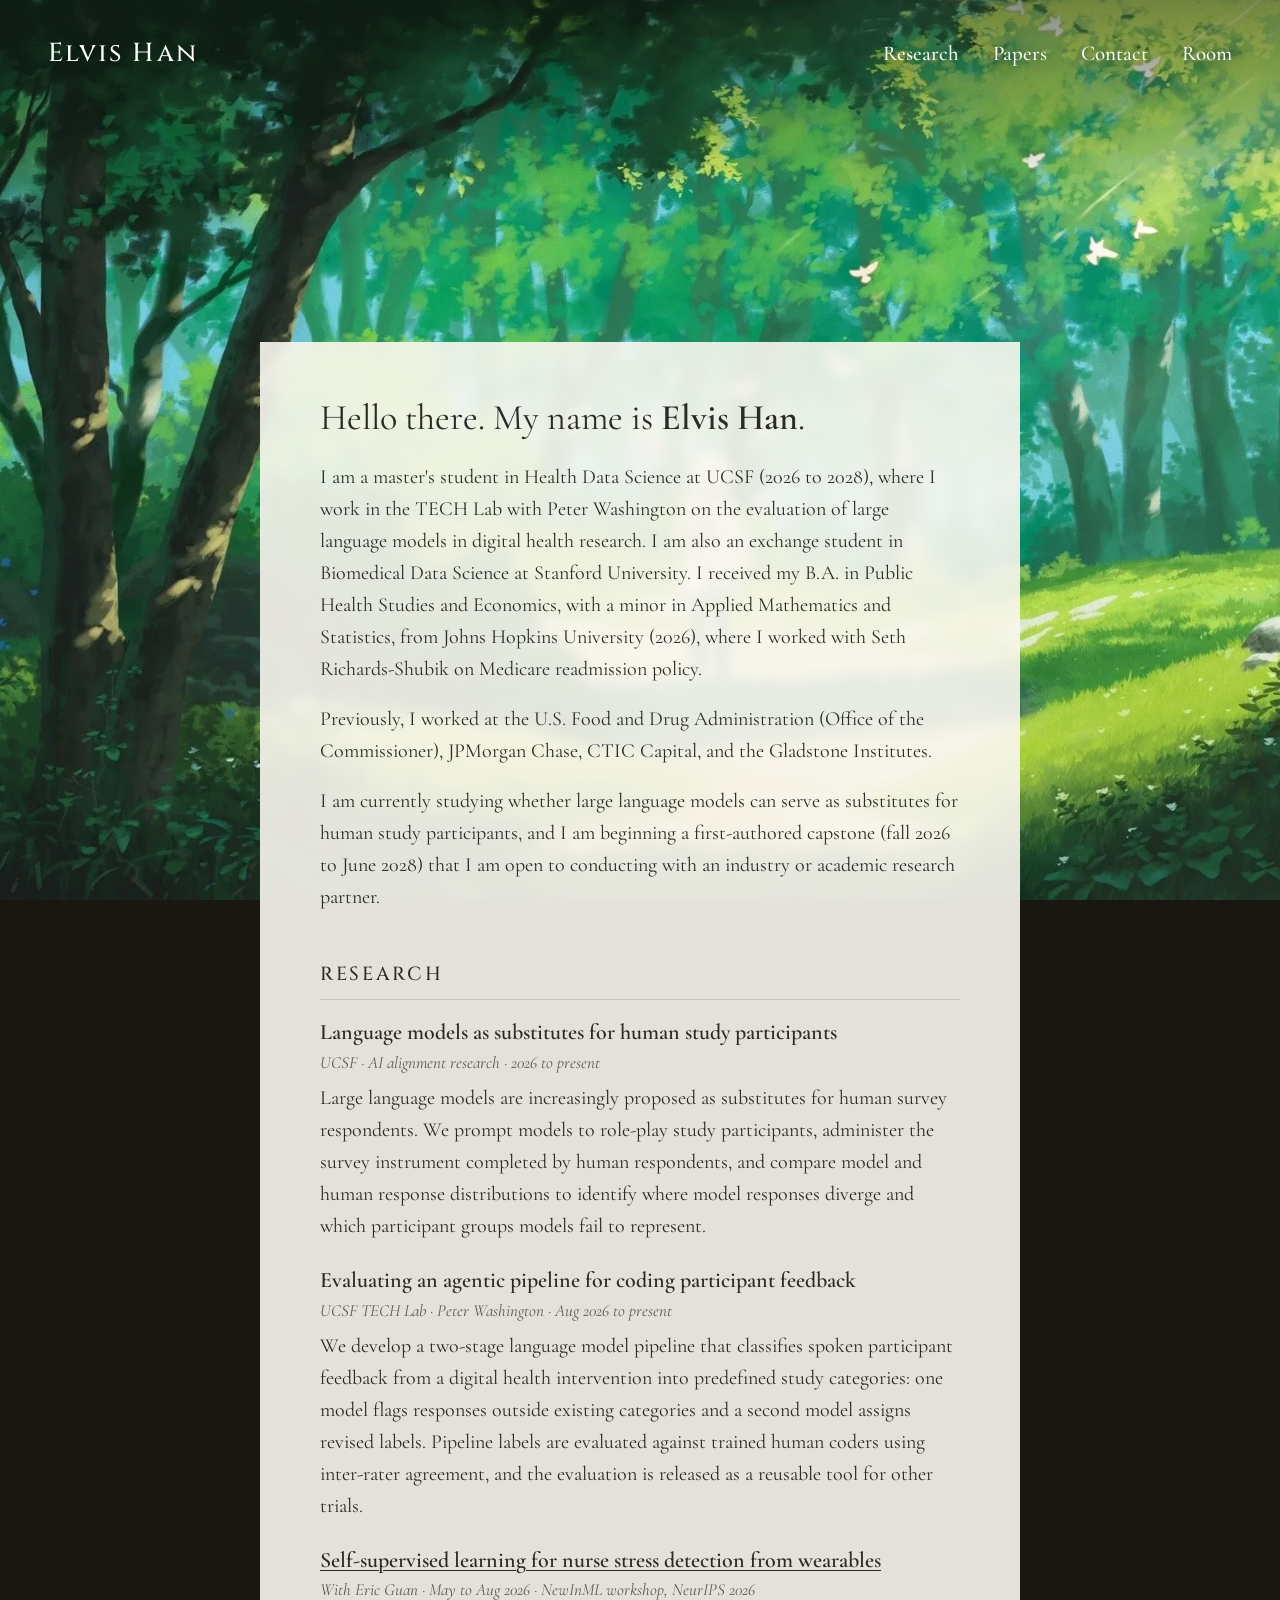
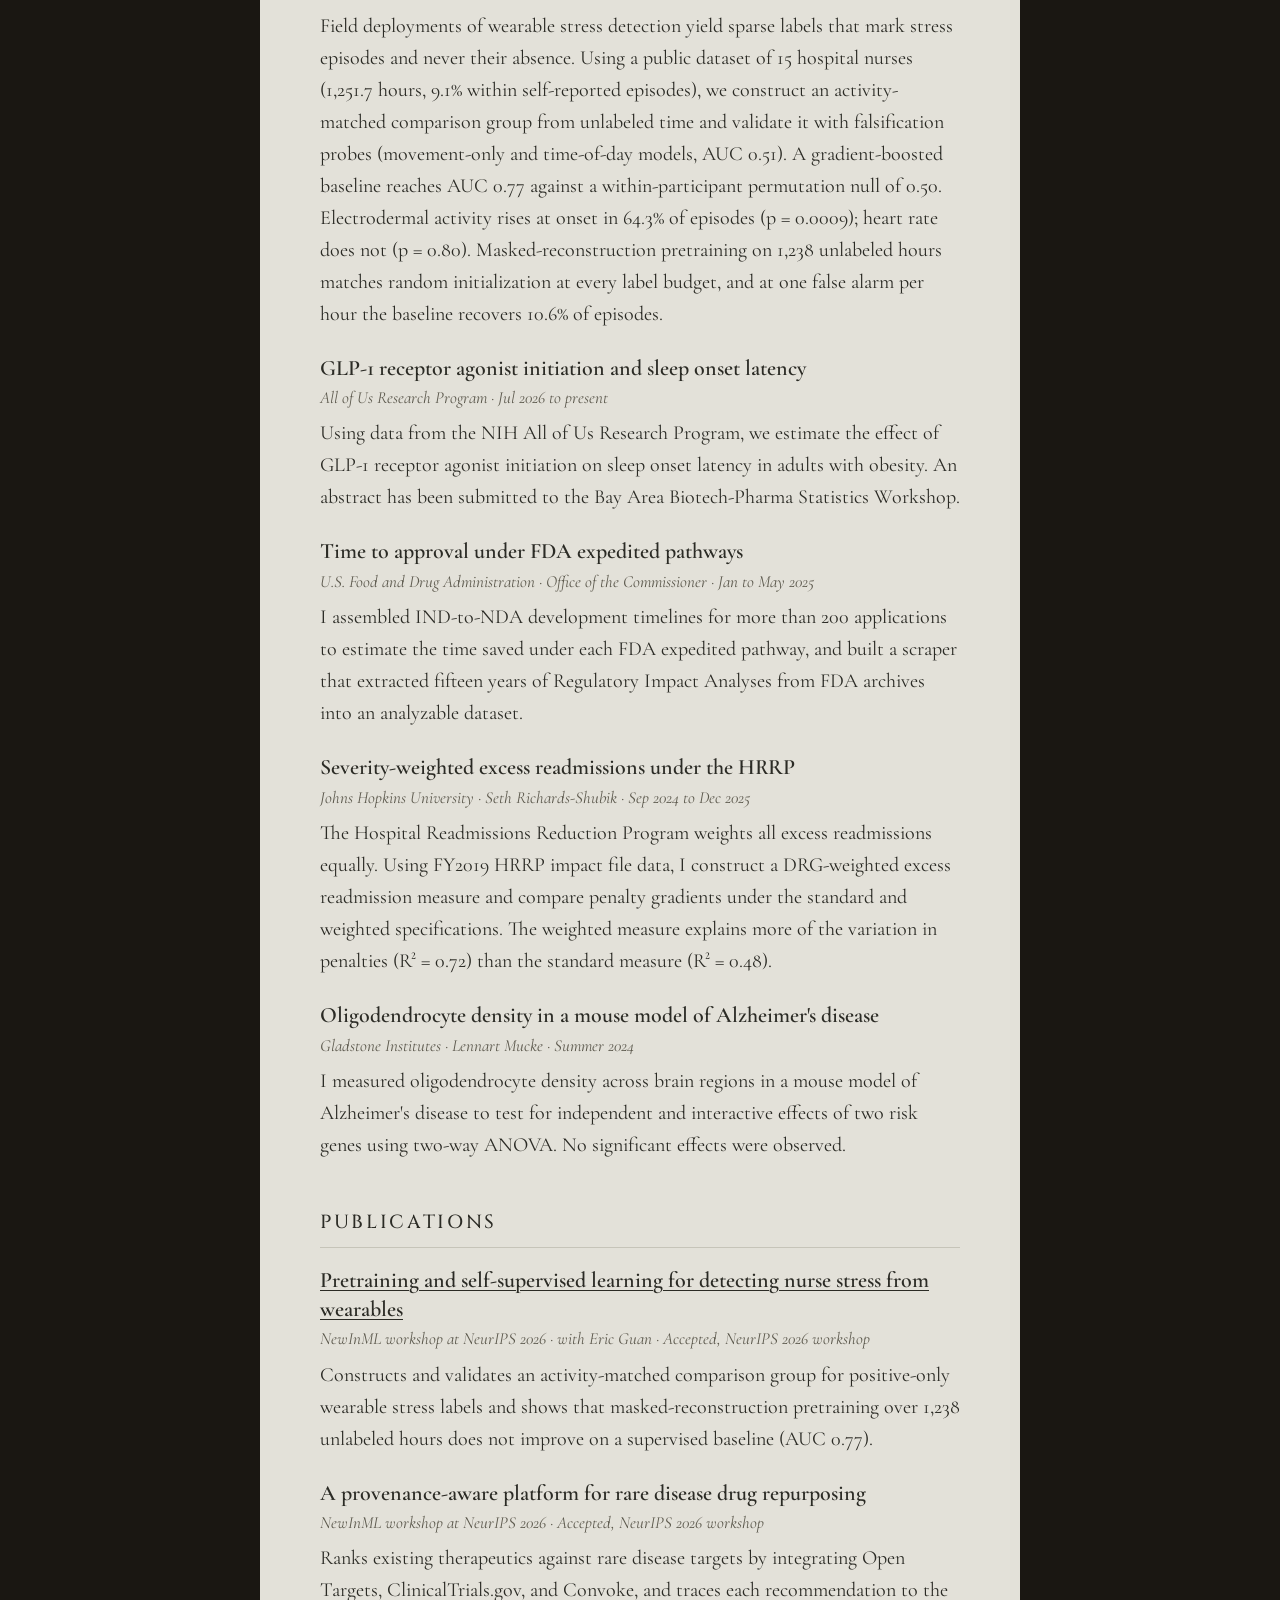
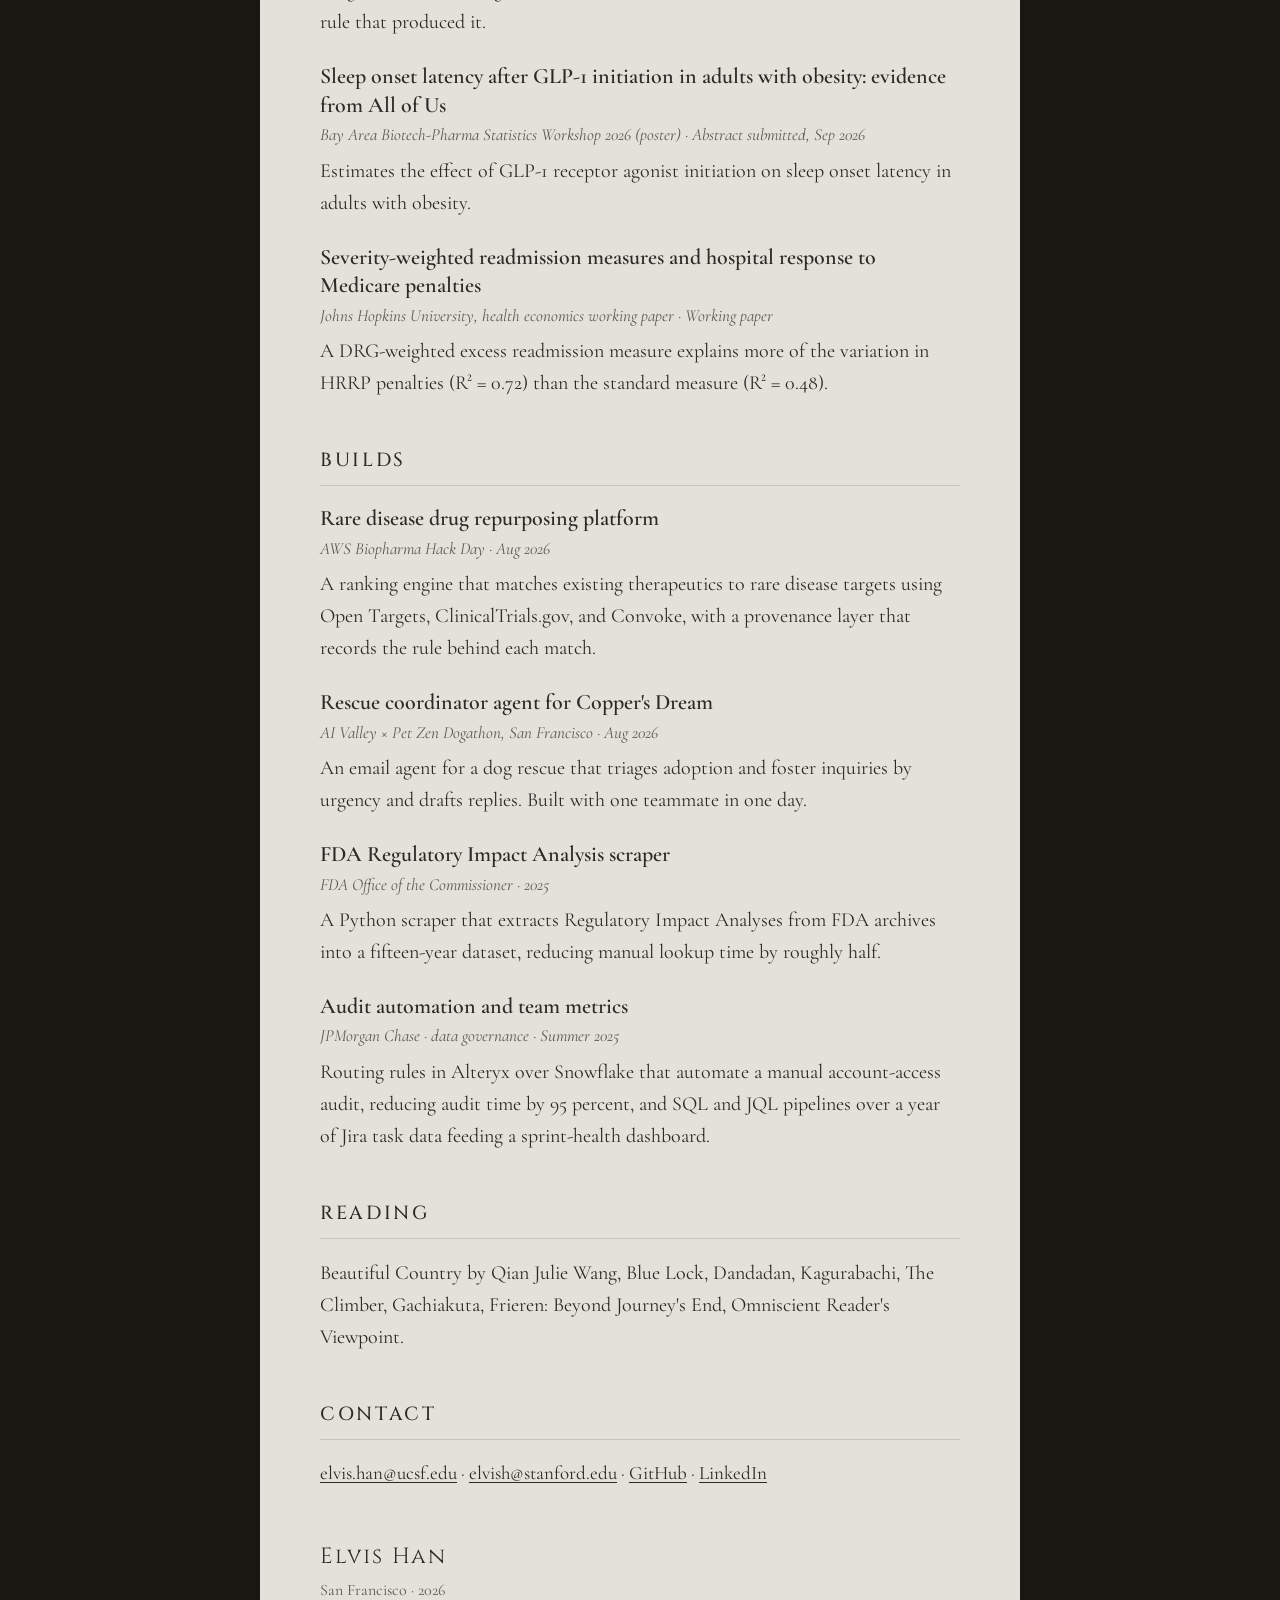
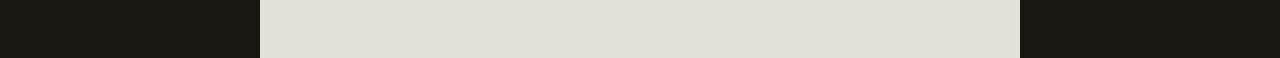
<file: index.html>
<!doctype html>
<html lang="en">
<head>
<meta charset="utf-8">
<meta name="viewport" content="width=device-width, initial-scale=1">
<title>Elvis Han</title>
<meta name="description" content="Elvis Han. Health data science, machine learning evaluation, research, and a bookshelf.">
<link rel="preconnect" href="https://fonts.googleapis.com">
<link rel="preconnect" href="https://fonts.gstatic.com" crossorigin>
<link rel="stylesheet" href="style.css">
<link rel="stylesheet" href="room.css">
<script>
  /* pick the view before paint: phones and first-time visitors get the simple page */
  (function () {
    var v = null, q = location.search.match(/[?&]view=(simple|room)/);
    try { v = localStorage.getItem("view"); } catch (e) {}
    if (q) v = q[1];
    if (v !== "room" || matchMedia("(max-width: 820px)").matches) document.documentElement.classList.add("simple");
  })();
</script>
</head>
<body class="room-page fill">

<main class="stage room-stage">

  <!-- floating controls (replaces the old top banner) -->
  <div class="room-tools" aria-label="Room controls">
    <button class="room-tool" id="reveal-toggle" type="button" aria-pressed="false">show objects</button>
    <button class="room-tool" id="help-toggle" type="button">help</button>
    <a class="room-tool ghost" href="map.html" title="Site map (floorplan)">map</a>
    <button class="room-tool" type="button" data-view="simple">simple view</button>
  </div>

  <!-- directory tab + drawer -->
  <button class="dir-tab" id="dir-toggle" type="button" aria-expanded="false" aria-controls="dir">
    <span class="dir-tab-kanji">部屋</span>
    <span class="dir-tab-label">menu</span>
  </button>
  <nav class="directory room-dir" id="dir" hidden aria-label="Objects in the room">
    <div class="dir-head">
      <span class="dir-kanji">部屋</span>
      <span class="dir-title">Home room</span>
    </div>
    <ol class="dir-list" id="dir-list"></ol>
    <p class="dir-hint">Click an object in the room, or a line above.</p>
  </nav>

  <!-- the scene: painting + hotspot layer, same box, same aspect ratio -->
  <div class="scene-wrap">
    <div class="scene" id="scene">
      <div class="scene-inner" id="scene-inner">
        <picture>
          <source srcset="img/home.webp" type="image/webp">
          <img class="scene-img" src="img/home.jpg" decoding="async" fetchpriority="high" alt="An illustrated bedroom: a tall bookshelf, a bed, a CD rack and album covers, a projector, a low desk with a laptop and an open journal under a bright window, papers on the floor, a volleyball in the corner." width="2752" height="1536">
        </picture>
        <svg class="hotspots" viewBox="0 0 2000 1116" preserveAspectRatio="none" aria-hidden="false">
          <defs>
            <filter id="hs-glow" x="-10%" y="-10%" width="120%" height="120%">
              <feGaussianBlur stdDeviation="8" result="b"/>
              <feMerge><feMergeNode in="b"/><feMergeNode in="SourceGraphic"/></feMerge>
            </filter>
          </defs>
          <!-- Each hotspot: data-spot matches an entry in ROOM.spots (room.js). Shapes are in a 2000 x 1116 frame. -->
          <rect class="hs" data-spot="books"   x="150" y="55"  width="480" height="665" rx="6"/>
          <rect class="hs" data-spot="builds"  x="370" y="28"  width="220" height="82"  rx="6"/>
          <rect class="hs" data-spot="music"   x="1018" y="300" width="155" height="222" rx="6"/>
          <rect class="hs" data-spot="movies"  x="940" y="518" width="215" height="100" rx="6"/>
          <rect class="hs" data-spot="writing" x="936" y="626" width="190" height="228" rx="6"/>
          <rect class="hs" data-spot="about"   x="1300" y="150" width="480" height="490" rx="6"/>
          <rect class="hs" data-spot="contact" x="1660" y="480" width="135" height="180" rx="6"/>
          <rect class="hs" data-spot="research" x="1348" y="638" width="155" height="125" rx="6"/>
          <rect class="hs" data-spot="publications" x="738" y="948" width="340" height="120" rx="6"/>
          <rect class="hs" data-spot="outdoor" x="1658" y="808" width="175" height="185" rx="6"/>
          <rect class="hs" data-spot="now"     x="183" y="778" width="95"  height="115" rx="6"/>
        </svg>
        <div class="hs-label" id="hs-label" aria-hidden="true"></div>
      </div>
    </div>
  </div>

  <!-- help card (bottom-right), shown on first visit -->
  <aside class="help" id="help" hidden>
    <div class="help-head"><span class="help-kanji">案</span><b>How to use this room</b><button class="help-close" id="help-close" aria-label="Close help">×</button></div>
    <p>Everything in the painting that belongs to me is clickable. Hover to see what an object holds; click to open it.</p>
    <ul>
      <li>The bookshelf is everything I have read. Tap a spine.</li>
      <li>The laptop is current research; the papers on the floor are publications.</li>
            <li>Prefer a list? Open the menu tab on the left. "Show objects" outlines everything clickable. Escape or the Back button closes a panel; arrow keys move between objects.</li>
    </ul>
  </aside>

  <!-- status (bottom-left) -->
  <aside class="status" aria-label="Site notes">
    <div class="status-row"><span class="k">books on shelf</span><span class="v" id="status-books">0</span></div>
    <div class="status-row"><span class="k">currently reading</span><span class="v" id="status-reading">0</span></div>
  </aside>

  <!-- ============ shoji panel ============ -->
  <section class="panel" id="panel" aria-hidden="true" role="dialog" aria-modal="true" aria-labelledby="panel-title">
    <div class="panel-inner">
      <header class="panel-head">
        <div class="panel-kanji" id="panel-kanji"></div>
        <div>
          <h2 class="panel-title" id="panel-title"></h2>
          <p class="panel-sub" id="panel-sub"></p>
        </div>
        <button class="panel-close" id="panel-close" aria-label="Close panel">×</button>
      </header>
      <div class="panel-body" id="panel-body"></div>
      <footer class="panel-foot">
        <button class="pager" id="pager-prev">← prev</button>
        <button class="pager" id="pager-next">next →</button>
      </footer>
    </div>
  </section>
  <div class="scrim" id="scrim"></div>
</main>

<!-- simple page: the default view on desktop and the only view on phones.
     Laid out like vivekpanyam.com (name top-left, a few links top-right, a short
     greeting in large light type), over a forest painting, in Frieren-style serif type.
     Built by room.js from content.js. -->
<div class="m-site" id="m-site">
  <div class="s-bg" aria-hidden="true"></div>
  <header class="s-top">
    <a class="s-logo" href="#top" id="s-logo"></a>
    <nav class="s-nav" aria-label="Sections">
      <a href="#research">Research</a>
      <a href="#publications">Papers</a>
      <a href="#contact">Contact</a>
      <button type="button" class="s-room" data-view="room">Room</button>
    </nav>
  </header>
  <main class="s-page" id="top">
    <p class="s-lead" id="s-lead"></p>
    <div id="s-about"></div>
    <div id="s-sections"></div>
    <footer class="s-foot">
      <p class="s-sign" id="s-sign"></p>
      <p id="s-foot"></p>
    </footer>
  </main>
</div>

<footer class="colophon">
  <span>A room instead of a résumé. The <a href="map.html">floorplan</a> still exists if you prefer a map.</span>
  <span id="colophon-links"></span>
</footer>

<script src="content.js"></script>
<script src="books.js"></script>
<script src="posts.js"></script>
<script src="music.js"></script>
<script src="render.js"></script>
<script src="room.js"></script>
</body>
</html>
</file>
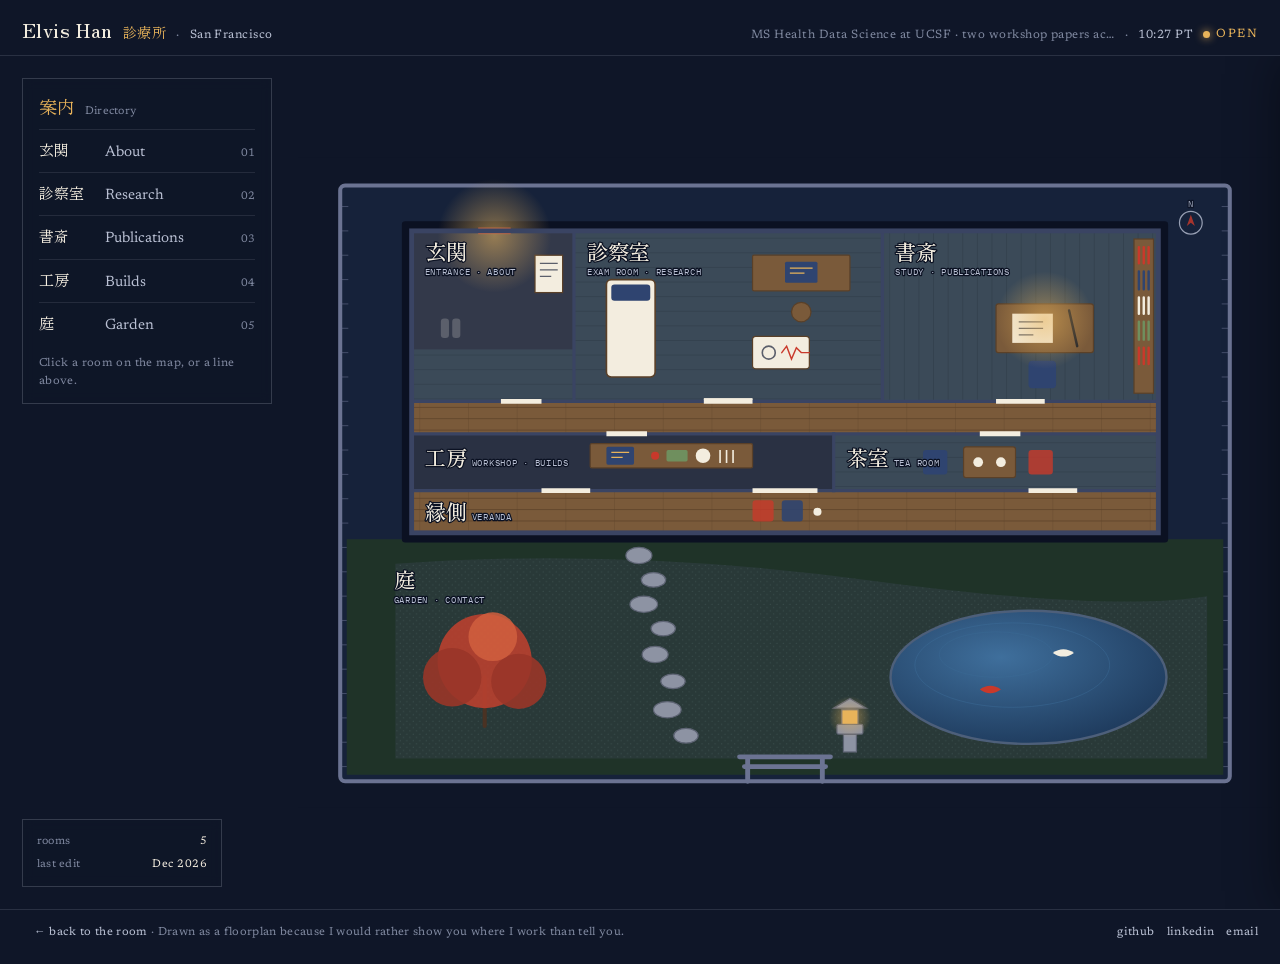
<file: map.html>
<!doctype html>
<html lang="en">
<head>
<meta charset="utf-8">
<meta name="viewport" content="width=device-width, initial-scale=1">
<title>Elvis Han · site map</title>
<meta name="description" content="Elvis Han. Health data science, machine learning, and a running list of things I believe.">
<link rel="preconnect" href="https://fonts.googleapis.com">
<link rel="preconnect" href="https://fonts.gstatic.com" crossorigin>
<link rel="stylesheet" href="style.css">
</head>
<body>

<!-- ============ top strip ============ -->
<header class="strip">
  <div class="strip-left">
    <span class="strip-name" id="site-name">Elvis Han</span>
    <span class="strip-kanji">診療所</span>
    <span class="strip-sep" aria-hidden="true">·</span>
    <span class="strip-loc" id="site-loc">San Francisco</span>
  </div>
  <div class="strip-right">
    <span class="strip-now" id="site-now"></span>
    <span class="strip-sep" aria-hidden="true">·</span>
    <span class="strip-time"><span id="clock">--:--</span> PT</span>
    <span class="strip-open"><i></i>open</span>
  </div>
</header>

<!-- ============ map stage ============ -->
<main class="stage">

  <!-- directory (left) -->
  <nav class="directory" aria-label="Rooms">
    <div class="dir-head">
      <span class="dir-kanji">案内</span>
      <span class="dir-title">Directory</span>
    </div>
    <ol class="dir-list" id="dir-list"></ol>
    <p class="dir-hint">Click a room on the map, or a line above.</p>
  </nav>

  <!-- the floorplan -->
  <div class="map-wrap">
    <svg id="map" viewBox="0 0 1200 800" role="img" aria-labelledby="map-title" preserveAspectRatio="xMidYMid meet">
      <title id="map-title">Floorplan of a small clinic and garden. Each room opens a section of the site.</title>
      <defs>
        <pattern id="tatami" width="18" height="18" patternUnits="userSpaceOnUse">
          <rect width="18" height="18" fill="var(--tatami)"/>
          <path d="M0 9 H18" stroke="var(--tatami-line)" stroke-width="0.6"/>
        </pattern>
        <pattern id="tatami-v" width="18" height="18" patternUnits="userSpaceOnUse">
          <rect width="18" height="18" fill="var(--tatami)"/>
          <path d="M9 0 V18" stroke="var(--tatami-line)" stroke-width="0.6"/>
        </pattern>
        <pattern id="planks" width="60" height="14" patternUnits="userSpaceOnUse">
          <rect width="60" height="14" fill="var(--wood)"/>
          <path d="M0 13.5 H60" stroke="var(--wood-line)" stroke-width="1"/>
          <path d="M30 0 V14" stroke="var(--wood-line)" stroke-width="0.6" opacity=".6"/>
        </pattern>
        <pattern id="gravel" width="8" height="8" patternUnits="userSpaceOnUse">
          <rect width="8" height="8" fill="var(--gravel)"/>
          <circle cx="2" cy="2" r=".6" fill="var(--gravel-dot)"/>
          <circle cx="6" cy="6" r=".6" fill="var(--gravel-dot)"/>
        </pattern>
        <radialGradient id="lantern" cx="50%" cy="50%" r="50%">
          <stop offset="0" stop-color="var(--gold)" stop-opacity=".55"/>
          <stop offset="1" stop-color="var(--gold)" stop-opacity="0"/>
        </radialGradient>
        <radialGradient id="pond" cx="40%" cy="35%" r="70%">
          <stop offset="0" stop-color="var(--water-hi)"/>
          <stop offset="1" stop-color="var(--water)"/>
        </radialGradient>
        <filter id="glow" x="-20%" y="-20%" width="140%" height="140%">
          <feGaussianBlur stdDeviation="6" result="b"/>
          <feMerge><feMergeNode in="b"/><feMergeNode in="SourceGraphic"/></feMerge>
        </filter>
        <filter id="soft" x="-10%" y="-10%" width="120%" height="120%">
          <feGaussianBlur stdDeviation="2"/>
        </filter>
      </defs>

      <!-- ground -->
      <rect x="0" y="0" width="1200" height="800" fill="var(--ground)"/>

      <!-- compound wall -->
      <rect x="52" y="34" width="1096" height="734" rx="6" fill="var(--yard)" stroke="var(--wall)" stroke-width="5"/>
      <!-- bamboo fence ticks along the wall -->
      <g stroke="var(--wall)" stroke-width="1.2" opacity=".55">
        <path d="M52 60 h10 M52 90 h10 M52 120 h10 M52 150 h10 M52 180 h10 M52 210 h10 M52 240 h10 M52 270 h10 M52 300 h10 M52 330 h10 M52 360 h10 M52 390 h10 M52 420 h10 M52 450 h10 M52 480 h10 M52 510 h10 M52 540 h10 M52 570 h10 M52 600 h10 M52 630 h10 M52 660 h10 M52 690 h10 M52 720 h10 M52 750 h10"/>
        <path d="M1138 60 h10 M1138 90 h10 M1138 120 h10 M1138 150 h10 M1138 180 h10 M1138 210 h10 M1138 240 h10 M1138 270 h10 M1138 300 h10 M1138 330 h10 M1138 360 h10 M1138 390 h10 M1138 420 h10 M1138 450 h10 M1138 480 h10 M1138 510 h10 M1138 540 h10 M1138 570 h10 M1138 600 h10 M1138 630 h10 M1138 660 h10 M1138 690 h10 M1138 720 h10 M1138 750 h10"/>
      </g>

      <!-- ===== garden (contact) ===== -->
      <g class="room room-garden" data-room="contact" tabindex="0" role="button" aria-label="Garden: contact">
        <rect class="hit" x="60" y="470" width="1080" height="290" fill="transparent"/>
        <!-- moss lawn -->
        <path d="M60 470 H1140 V760 H60 Z" fill="var(--moss)"/>
        <!-- raked gravel -->
        <path d="M120 500 Q 400 480 700 520 T 1120 540 V740 H120 Z" fill="url(#gravel)" opacity=".9"/>
        <!-- pond -->
        <ellipse cx="900" cy="640" rx="170" ry="82" fill="url(#pond)" stroke="var(--water-edge)" stroke-width="3"/>
        <ellipse cx="880" cy="625" rx="120" ry="52" fill="none" stroke="var(--water-hi)" stroke-width="1" opacity=".5"/>
        <ellipse cx="860" cy="612" rx="70" ry="28" fill="none" stroke="var(--water-hi)" stroke-width="1" opacity=".35"/>
        <!-- koi -->
        <g class="koi">
          <path d="M840 655 c8 -6 18 -6 26 0 c-8 6 -18 6 -26 0z" fill="var(--seal)"/>
          <path d="M930 610 c8 -6 18 -6 26 0 c-8 6 -18 6 -26 0z" fill="var(--paper)"/>
        </g>
        <!-- stepping stones from engawa down to the gate -->
        <g fill="var(--stone)" stroke="var(--stone-edge)" stroke-width="1.5">
          <ellipse cx="420" cy="490" rx="16" ry="10"/>
          <ellipse cx="438" cy="520" rx="15" ry="9"/>
          <ellipse cx="426" cy="550" rx="17" ry="10"/>
          <ellipse cx="450" cy="580" rx="15" ry="9"/>
          <ellipse cx="440" cy="612" rx="16" ry="10"/>
          <ellipse cx="462" cy="645" rx="15" ry="9"/>
          <ellipse cx="455" cy="680" rx="17" ry="10"/>
          <ellipse cx="478" cy="712" rx="15" ry="9"/>
        </g>
        <!-- maple -->
        <g class="maple">
          <line x1="230" y1="640" x2="230" y2="700" stroke="var(--bark)" stroke-width="5" stroke-linecap="round"/>
          <circle cx="230" cy="620" r="58" fill="var(--maple)" opacity=".92"/>
          <circle cx="190" cy="640" r="36" fill="var(--maple-2)" opacity=".9"/>
          <circle cx="272" cy="645" r="34" fill="var(--maple-2)" opacity=".9"/>
          <circle cx="240" cy="590" r="30" fill="var(--maple-3)" opacity=".85"/>
        </g>
        <!-- stone lantern -->
        <g transform="translate(680 700)" fill="var(--stone)" stroke="var(--stone-edge)" stroke-width="1.5">
          <rect x="-8" y="10" width="16" height="22"/>
          <rect x="-16" y="-2" width="32" height="12" rx="2"/>
          <rect x="-10" y="-20" width="20" height="18" fill="var(--gold)" stroke="var(--stone-edge)"/>
          <path d="M-20 -22 L0 -34 L20 -22 Z"/>
          <circle cx="0" cy="-11" r="26" fill="url(#lantern)" stroke="none"/>
        </g>
        <!-- gate -->
        <g transform="translate(600 768)" stroke="var(--wall)" stroke-width="6" stroke-linecap="round" fill="none">
          <path d="M-46 0 V-30 M46 0 V-30 M-56 -30 H56 M-50 -18 H50"/>
        </g>
        <text class="lbl-kanji" x="118" y="530">庭</text>
        <text class="lbl-en" x="118" y="548">garden · contact</text>
      </g>

      <!-- ===== building ===== -->
      <!-- roof edge / footprint shadow -->
      <rect x="128" y="78" width="944" height="396" rx="4" fill="var(--roof)"/>
      <rect x="140" y="90" width="920" height="372" fill="var(--floor)"/>

      <!-- corridor -->
      <rect x="140" y="300" width="920" height="40" fill="url(#planks)"/>

      <!-- engawa (decorative) -->
      <g aria-hidden="true">
        <rect class="fill" x="140" y="410" width="920" height="52" fill="url(#planks)"/>
        <rect class="lit" x="140" y="410" width="920" height="52" fill="var(--gold)" opacity="0"/>
        <!-- cushions on the veranda -->
        <rect x="560" y="422" width="26" height="26" rx="4" fill="var(--seal)" opacity=".8"/>
        <rect x="596" y="422" width="26" height="26" rx="4" fill="var(--indigo-2)" opacity=".9"/>
        <!-- a cup -->
        <circle cx="640" cy="436" r="5" fill="var(--paper)"/>
        <text class="lbl-kanji" x="156" y="446">縁側</text>
        <text class="lbl-en" x="214" y="446">veranda</text>
      </g>

      <!-- genkan (about) -->
      <g class="room" data-room="about" tabindex="0" role="button" aria-label="Genkan entrance: about">
        <rect class="fill" x="140" y="90" width="200" height="210" fill="var(--stone-floor)"/>
        <rect class="lit" x="140" y="90" width="200" height="210" fill="var(--gold)" opacity="0"/>
        <!-- step up to tatami -->
        <rect x="140" y="236" width="200" height="64" fill="url(#tatami)"/>
        <!-- shoes -->
        <g fill="var(--ink-soft)">
          <rect x="176" y="198" width="10" height="24" rx="4"/>
          <rect x="190" y="198" width="10" height="24" rx="4"/>
        </g>
        <!-- door on the north wall -->
        <rect x="222" y="86" width="40" height="8" fill="var(--seal)"/>
        <!-- notice board -->
        <rect x="292" y="120" width="34" height="46" fill="var(--paper)" stroke="var(--wood-line)" stroke-width="1.5"/>
        <path d="M298 130 h22 M298 138 h22 M298 146 h14" stroke="var(--ink-soft)" stroke-width="1.5"/>
        <!-- entrance light -->
        <circle cx="242" cy="96" r="70" fill="url(#lantern)"/>
        <text class="lbl-kanji" x="156" y="126">玄関</text>
        <text class="lbl-en" x="156" y="144">entrance · about</text>
      </g>

      <!-- exam room (research) -->
      <g class="room" data-room="research" tabindex="0" role="button" aria-label="Exam room: research">
        <rect class="fill" x="340" y="90" width="380" height="210" fill="url(#tatami)"/>
        <rect class="lit" x="340" y="90" width="380" height="210" fill="var(--gold)" opacity="0"/>
        <!-- exam bed -->
        <rect x="380" y="150" width="60" height="120" rx="6" fill="var(--paper)" stroke="var(--wood-line)" stroke-width="2"/>
        <rect x="386" y="156" width="48" height="20" rx="4" fill="var(--indigo-2)"/>
        <!-- desk + monitor -->
        <rect x="560" y="120" width="120" height="44" rx="2" fill="var(--wood)" stroke="var(--wood-line)" stroke-width="1.5"/>
        <rect x="600" y="128" width="40" height="26" rx="2" fill="var(--indigo-2)"/>
        <path d="M606 136 h28 M606 142 h18" stroke="var(--gold)" stroke-width="1.5"/>
        <!-- stool -->
        <circle cx="620" cy="190" r="12" fill="var(--wood)" stroke="var(--wood-line)" stroke-width="1.5"/>
        <!-- wearable on a tray -->
        <rect x="560" y="220" width="70" height="40" rx="4" fill="var(--paper)" stroke="var(--wood-line)" stroke-width="1.5"/>
        <circle cx="580" cy="240" r="8" fill="none" stroke="var(--ink-soft)" stroke-width="2"/>
        <path d="M596 240 l6 -8 l6 16 l6 -14 l6 6 h10" fill="none" stroke="var(--seal)" stroke-width="1.8" stroke-linecap="round"/>
        <!-- sliding door to corridor -->
        <rect x="500" y="296" width="60" height="6" fill="var(--paper)"/>
        <text class="lbl-kanji" x="356" y="126">診察室</text>
        <text class="lbl-en" x="356" y="144">exam room · research</text>
      </g>

      <!-- study (publications) -->
      <g class="room" data-room="publications" tabindex="0" role="button" aria-label="Study: publications and writing">
        <rect class="fill" x="720" y="90" width="340" height="210" fill="url(#tatami-v)"/>
        <rect class="lit" x="720" y="90" width="340" height="210" fill="var(--gold)" opacity="0"/>
        <!-- bookshelves along the east wall -->
        <g fill="var(--wood)" stroke="var(--wood-line)" stroke-width="1.5">
          <rect x="1030" y="100" width="24" height="190"/>
        </g>
        <g stroke-width="3" stroke-linecap="round">
          <path d="M1036 110 v20 M1042 110 v20 M1048 110 v20" stroke="var(--seal)"/>
          <path d="M1036 140 v22 M1042 140 v22 M1048 140 v22" stroke="var(--indigo-2)"/>
          <path d="M1036 172 v20 M1042 172 v20 M1048 172 v20" stroke="var(--paper)"/>
          <path d="M1036 202 v22 M1042 202 v22 M1048 202 v22" stroke="var(--moss-2)"/>
          <path d="M1036 234 v20 M1042 234 v20 M1048 234 v20" stroke="var(--seal)"/>
        </g>
        <!-- low writing desk with paper and brush -->
        <rect x="860" y="180" width="120" height="60" rx="3" fill="var(--wood)" stroke="var(--wood-line)" stroke-width="1.5"/>
        <rect x="880" y="192" width="50" height="36" fill="var(--paper)"/>
        <path d="M888 202 h30 M888 210 h30 M888 218 h18" stroke="var(--ink-soft)" stroke-width="1.5"/>
        <line x1="950" y1="188" x2="960" y2="232" stroke="var(--ink)" stroke-width="3" stroke-linecap="round"/>
        <!-- zabuton -->
        <rect x="900" y="250" width="34" height="34" rx="5" fill="var(--indigo-2)"/>
        <!-- desk lamp glow -->
        <circle cx="920" cy="200" r="60" fill="url(#lantern)"/>
        <text class="lbl-kanji" x="736" y="126">書斎</text>
        <text class="lbl-en" x="736" y="144">study · publications</text>
      </g>

      <!-- workshop (builds) -->
      <g class="room" data-room="builds" tabindex="0" role="button" aria-label="Workshop: builds and hackathons">
        <rect class="fill" x="140" y="340" width="520" height="70" fill="var(--concrete)"/>
        <rect class="lit" x="140" y="340" width="520" height="70" fill="var(--gold)" opacity="0"/>
        <!-- workbench -->
        <rect x="360" y="352" width="200" height="30" rx="2" fill="var(--wood)" stroke="var(--wood-line)" stroke-width="1.5"/>
        <!-- laptop -->
        <rect x="380" y="356" width="34" height="22" rx="2" fill="var(--indigo-2)"/>
        <path d="M386 363 h22 M386 369 h14" stroke="var(--gold)" stroke-width="1.5"/>
        <!-- soldering bits / parts -->
        <circle cx="440" cy="367" r="5" fill="var(--seal)"/>
        <rect x="454" y="360" width="26" height="14" rx="2" fill="var(--moss-2)"/>
        <rect x="490" y="358" width="18" height="18" rx="9" fill="var(--paper)"/>
        <path d="M520 360 v16 M528 360 v16 M536 360 v16" stroke="var(--paper)" stroke-width="2"/>
        <text class="lbl-kanji" x="156" y="380">工房</text>
        <text class="lbl-en" x="214" y="380">workshop · builds</text>
      </g>

      <!-- tea room (decorative; opens about) -->
      <g class="room room-quiet" data-room="about" tabindex="-1" aria-hidden="true">
        <rect class="fill" x="660" y="340" width="400" height="70" fill="url(#tatami)"/>
        <rect class="lit" x="660" y="340" width="400" height="70" fill="var(--gold)" opacity="0"/>
        <rect x="820" y="356" width="64" height="38" rx="3" fill="var(--wood)" stroke="var(--wood-line)" stroke-width="1.5"/>
        <circle cx="838" cy="375" r="6" fill="var(--paper)"/>
        <circle cx="866" cy="375" r="6" fill="var(--paper)"/>
        <rect x="900" y="360" width="30" height="30" rx="4" fill="var(--seal)" opacity=".8"/>
        <rect x="770" y="360" width="30" height="30" rx="4" fill="var(--indigo-2)"/>
        <text class="lbl-kanji" x="676" y="380">茶室</text>
        <text class="lbl-en" x="734" y="380">tea room</text>
      </g>

      <!-- interior walls -->
      <g stroke="var(--wall-in)" stroke-width="4" fill="none" stroke-linecap="square">
        <path d="M340 90 V300 M720 90 V300"/>
        <path d="M140 300 H1060 M140 340 H1060 M140 410 H1060"/>
        <path d="M660 340 V410"/>
      </g>
      <!-- door gaps painted over the walls -->
      <g stroke="var(--paper)" stroke-width="6" stroke-linecap="butt">
        <path d="M250 300 H300"/>
        <path d="M500 300 H560"/>
        <path d="M860 300 H920"/>
        <path d="M380 340 H430"/>
        <path d="M840 340 H890"/>
        <path d="M300 410 H360 M560 410 H640 M900 410 H960"/>
      </g>
      <!-- outer wall of the building -->
      <rect x="140" y="90" width="920" height="372" fill="none" stroke="var(--wall-in)" stroke-width="6"/>

      <!-- compass / north mark -->
      <g transform="translate(1100 80)" fill="none" stroke="var(--label)" stroke-width="1.5" opacity=".8">
        <circle r="14"/>
        <path d="M0 -10 L5 4 L0 0 L-5 4 Z" fill="var(--seal)" stroke="none"/>
        <text y="-20" text-anchor="middle" class="lbl-en">N</text>
      </g>
    </svg>
  </div>

  <!-- ============ status (bottom-left) ============ -->
  <aside class="status" aria-label="Site notes">
    <div class="status-row"><span class="k">rooms</span><span class="v" id="status-rooms">6</span></div>
    <div class="status-row"><span class="k">last edit</span><span class="v" id="status-updated">—</span></div>
  </aside>

  <!-- ============ shoji panel ============ -->
  <section class="panel" id="panel" aria-hidden="true" role="dialog" aria-labelledby="panel-title">
    <div class="panel-inner">
      <header class="panel-head">
        <div class="panel-kanji" id="panel-kanji"></div>
        <div>
          <h2 class="panel-title" id="panel-title"></h2>
          <p class="panel-sub" id="panel-sub"></p>
        </div>
        <button class="panel-close" id="panel-close" aria-label="Close panel">×</button>
      </header>
      <div class="panel-body" id="panel-body"></div>
      <footer class="panel-foot">
        <button class="pager" id="pager-prev">← prev room</button>
        <button class="pager" id="pager-next">next room →</button>
      </footer>
    </div>
  </section>
  <div class="scrim" id="scrim"></div>
</main>

<!-- ============ mobile / no-map fallback ============ -->
<section class="stack" id="stack" aria-label="All sections"></section>

<footer class="colophon">
  <span><a href="index.html">← back to the room</a> · Drawn as a floorplan because I would rather show you where I work than tell you.</span>
  <span id="colophon-links"></span>
</footer>

<script src="content.js"></script>
<script src="app.js"></script>
</body>
</html>
</file>
<file: style.css>
/* =========================================================
   style.css — shared palette, type, and the sliding panel.
   ========================================================= */

/* ---------------------------------------------------------
   FONTS. Everything about type is in this one block.
   To change the fonts: swap the @import line and the three
   --f-* variables for one of the alternatives below, save,
   commit. Nothing else needs editing.

   Which font shows up where, inside a panel:
     --f-display  the kanji and the big title ("時  Now"),
                  book titles, project titles, post titles
     --f-body     ordinary paragraphs and list items
     --f-mono     the subtitle under the title ("The clock."),
                  the small red section headings (READING RIGHT
                  NOW), dates, venues, tags, and link labels

   ALTERNATIVES — paste one set over the two marked lines.

   B. Sharper and more editorial
      @import url("https://fonts.googleapis.com/css2?family=Zen+Old+Mincho:wght@400;500;700&family=Newsreader:ital,opsz,wght@0,6..72,400;0,6..72,600;1,6..72,400&family=JetBrains+Mono:wght@400;500&display=swap");
      --f-display: "Zen Old Mincho", Georgia, serif;
      --f-body: "Newsreader", Georgia, serif;
      --f-mono: "JetBrains Mono", ui-monospace, Menlo, monospace;

   C. Warmer, headings look hand-written
      @import url("https://fonts.googleapis.com/css2?family=Klee+One:wght@400;600&family=Lora:ital,wght@0,400;0,600;1,400&family=IBM+Plex+Mono:wght@400;500&display=swap");
      --f-display: "Klee One", Georgia, serif;
      --f-body: "Lora", Georgia, serif;
      --f-mono: "IBM Plex Mono", ui-monospace, Menlo, monospace;

   D. Modern sans, no serifs anywhere
      @import url("https://fonts.googleapis.com/css2?family=Zen+Kaku+Gothic+New:wght@400;500;700&family=Public+Sans:ital,wght@0,400;0,600;1,400&family=IBM+Plex+Mono:wght@400;500&display=swap");
      --f-display: "Zen Kaku Gothic New", system-ui, sans-serif;
      --f-body: "Public Sans", system-ui, sans-serif;
      --f-mono: "IBM Plex Mono", ui-monospace, Menlo, monospace;

   E. Editorial labels (kills the terminal/HUD feel)
      keep any @import above, then set:
      --f-label: var(--f-body);
      --label-case: none;
      --label-track: .02em;

   Keep a Japanese-capable face in --f-display: the kanji labels
   (部屋, 本棚, 時) fall back to a system font without one.
   Body text size lives in `.panel-body` further down this file.
   --------------------------------------------------------- */

/* A. Current: literary, warm  ← the @import line */
@import url("https://fonts.googleapis.com/css2?family=Zen+Old+Mincho:wght@400;500;700&family=Newsreader:ital,opsz,wght@0,6..72,400;0,6..72,500;0,6..72,600;1,6..72,400;1,6..72,500&family=IBM+Plex+Mono:wght@400&display=swap");

:root {
  /* palette */
  --ground: #0f1628;
  --yard: #16223a;
  --ink: #22242b;
  --ink-soft: #5b5f6b;
  --paper: #f3eddf;
  --paper-2: #e9e1cf;
  --paper-line: #d6cbb3;
  --gold: #e8b35a;
  --seal: #c9392b;
  --indigo-2: #2f4470;
  --label: #b9c0d3;
  --label-dim: #7f889f;

  /* map materials */
  --wall: #6b7392;
  --wall-in: #3a4463;
  --roof: #0b1122;
  --floor: #1d2740;
  --tatami: #3b4a58;
  --tatami-line: #2d3a46;
  --wood: #7a5a3a;
  --wood-line: #5a4028;
  --stone-floor: #33394a;
  --concrete: #2a3143;
  --moss: #1f3328;
  --moss-2: #6f8f5e;
  --gravel: #2a3a3a;
  --gravel-dot: #4b5f5f;
  --stone: #8d93a3;
  --stone-edge: #5e6474;
  --water: #1e3a5c;
  --water-hi: #3f6f9c;
  --water-edge: #4d5f7a;
  --maple: #b7412f;
  --maple-2: #9a3628;
  --maple-3: #d2603f;
  --bark: #4a3223;

  /* type — the three lines the FONTS block above refers to */
  --f-display: "Zen Old Mincho", "Hiragino Mincho ProN", "Yu Mincho", Georgia, serif;
  --f-body: "Newsreader", Georgia, "Times New Roman", serif;
  --f-mono: "IBM Plex Mono", ui-monospace, SFMono-Regular, Menlo, monospace;

  /* LABEL VOICE — small type: buttons, section headings, dates, venues, tags.
     Monospace + uppercase + wide tracking is the "terminal HUD" look.
     Set these three to change that character everywhere at once.
     Terminal (current):  var(--f-mono) / uppercase / .1em
     Editorial:           var(--f-body)  / none     / .02em
     Quiet sans:          system-ui      / none     / .01em  */
     --f-label: var(--f-body);
     --label-case: none;
     --label-track: .02em;

  --panel-w: min(560px, 92vw);
  --ease: cubic-bezier(.2,.7,.2,1);
}

* { box-sizing: border-box; }
html, body { margin: 0; }
body {
  background: var(--ground);
  color: var(--label);
  font-family: var(--f-body);
  font-size: 16px;
  line-height: 1.55;
  -webkit-font-smoothing: antialiased;
  min-height: 100vh;
}
a { color: inherit; }
button { font: inherit; cursor: pointer; }
:focus-visible { outline: 2px solid var(--gold); outline-offset: 3px; }

/* ---------- top strip ---------- */
.strip {
  display: flex; justify-content: space-between; align-items: baseline; gap: 16px;
  padding: 14px 22px 10px;
  font-family: var(--f-label); font-size: 12px; letter-spacing: .04em;
  color: var(--label);
  border-bottom: 1px solid rgba(185,192,211,.15);
}
.strip-left, .strip-right { display: flex; align-items: baseline; gap: 10px; flex-wrap: wrap; }
.strip-name { font-family: var(--f-display); font-size: 20px; font-weight: 500; color: var(--paper); letter-spacing: .02em; }
.strip-kanji { font-family: var(--f-display); color: var(--gold); font-size: 14px; }
.strip-sep { color: var(--label-dim); }
.strip-now { color: var(--label-dim); max-width: 52ch; overflow: hidden; text-overflow: ellipsis; white-space: nowrap; }
.strip-time { font-variant-numeric: tabular-nums; }
.strip-open { color: var(--gold); text-transform: uppercase; letter-spacing: .12em; display: inline-flex; align-items: center; gap: 6px; }
.strip-open i { width: 7px; height: 7px; border-radius: 50%; background: var(--gold); box-shadow: 0 0 8px var(--gold); display: inline-block; }

/* ---------- stage ---------- */
.stage {
  position: relative;
  height: calc(100vh - 47px);
  min-height: 560px;
  overflow: hidden;
}
.map-wrap { position: absolute; top: 0; right: 0; bottom: 0; left: 290px; display: grid; place-items: center; padding: 8px; }
#map { width: 100%; height: 100%; max-height: 100%; }

/* ---------- map interactivity ---------- */
.room { cursor: pointer; }
.room .lit { transition: opacity .35s var(--ease); }
.room:hover .lit, .room:focus-visible .lit { opacity: .14; }
.room.active .lit { opacity: .26; }
.room.active .lbl-kanji { fill: var(--gold); }
.room-quiet { cursor: default; }
.room-quiet:hover .lit { opacity: .06; }
.room-garden:hover .hit, .room-garden.active .hit { fill: rgba(232,179,90,.06); }

.lbl-kanji {
  font-family: var(--f-display); font-size: 26px; font-weight: 500;
  fill: var(--paper); paint-order: stroke; stroke: var(--roof); stroke-width: 3px; stroke-linejoin: round;
  pointer-events: none;
}
.lbl-en {
  font-family: var(--f-mono); font-size: 11px; letter-spacing: .08em; text-transform: uppercase;
  fill: var(--label); paint-order: stroke; stroke: var(--roof); stroke-width: 3px; stroke-linejoin: round;
  pointer-events: none;
}
.koi path { animation: drift 9s ease-in-out infinite alternate; transform-origin: center; }
.koi path:last-child { animation-duration: 12s; animation-delay: -4s; }
@keyframes drift { from { transform: translate(0,0) } to { transform: translate(28px, -10px) } }
.maple circle { animation: sway 7s ease-in-out infinite alternate; transform-origin: 230px 700px; }
@keyframes sway { from { transform: rotate(-.6deg) } to { transform: rotate(.6deg) } }

/* ---------- directory ---------- */
.directory {
  position: absolute; left: 22px; top: 22px; z-index: 3;
  width: 250px;
  background: rgba(15,22,40,.82);
  border: 1px solid rgba(185,192,211,.22);
  backdrop-filter: blur(6px);
  padding: 14px 16px 12px;
}
.dir-head { display: flex; align-items: baseline; gap: 10px; margin-bottom: 8px; }
.dir-kanji { font-family: var(--f-display); color: var(--gold); font-size: 18px; }
.dir-title { font-family: var(--f-label); font-size: 11px; letter-spacing: var(--label-track); text-transform: var(--label-case); color: var(--label-dim); }
.dir-list { list-style: none; margin: 0; padding: 0; }
.dir-list li { border-top: 1px solid rgba(185,192,211,.12); }
.dir-list button {
  width: 100%; background: none; border: 0; color: var(--label);
  display: grid; grid-template-columns: 58px 1fr auto; align-items: baseline; gap: 8px;
  padding: 8px 0; text-align: left;
}
.dir-list button:hover, .dir-list button.active { color: var(--paper); }
.dir-list .k { font-family: var(--f-display); font-size: 15px; color: var(--paper); }
.dir-list .t { font-size: 15px; }
.dir-list .n { font-family: var(--f-label); font-size: 11px; color: var(--label-dim); letter-spacing: var(--label-track); }
.dir-list button.active .n { color: var(--gold); }
.dir-hint { font-family: var(--f-label); font-size: 11.5px; color: var(--label-dim); margin: 10px 0 0; letter-spacing: .03em; }

/* ---------- status ---------- */
.status {
  position: absolute; left: 22px; bottom: 22px; z-index: 3;
  font-family: var(--f-label); font-size: 11px; letter-spacing: .04em;
  background: rgba(15,22,40,.82); border: 1px solid rgba(185,192,211,.22);
  padding: 10px 14px; min-width: 200px; backdrop-filter: blur(6px);
}
.status-row { display: flex; justify-content: space-between; gap: 18px; padding: 3px 0; }
.status .k { color: var(--label-dim); text-transform: var(--label-case); letter-spacing: var(--label-track); font-size: 11px; }
.status .v { color: var(--paper); font-variant-numeric: tabular-nums; }

/* ---------- shoji panel ---------- */
.scrim {
  position: absolute; inset: 0; z-index: 4; background: rgba(8,12,24,.45);
  opacity: 0; pointer-events: none; transition: opacity .3s var(--ease);
}
.scrim.show { opacity: 1; pointer-events: auto; }
.panel {
  position: absolute; top: 0; right: 0; bottom: 0; z-index: 5;
  width: var(--panel-w);
  transform: translateX(104%);
  transition: transform .45s var(--ease);
  /* shoji frame */
  background:
    linear-gradient(90deg, var(--wood-line) 0 6px, transparent 6px),
    var(--paper);
  box-shadow: -20px 0 50px rgba(0,0,0,.45);
  color: var(--ink);
}
.panel.open { transform: translateX(0); }
.panel-inner {
  height: 100%; display: flex; flex-direction: column;
  padding: 0 0 0 6px;
  /* lattice of a shoji screen, faint */
  background-image:
    linear-gradient(var(--paper-line) 1px, transparent 1px),
    linear-gradient(90deg, var(--paper-line) 1px, transparent 1px);
  background-size: 100% 140px, 140px 100%;
  background-position: 0 72px, 40px 0;
}
.panel-head {
  display: grid; grid-template-columns: auto 1fr auto; gap: 16px; align-items: start;
  padding: 26px 26px 18px 30px;
  background: var(--paper);
  border-bottom: 1px solid var(--paper-line);
}
.panel-kanji {
  font-family: var(--f-display); font-size: 40px; line-height: 1; color: var(--seal); font-weight: 500;
  letter-spacing: .04em; padding-top: 2px;
}
.panel-title { font-family: var(--f-display); font-size: 26px; margin: 0 0 4px; font-weight: 500; color: var(--ink); text-wrap: balance; line-height: 1.2; }
.panel-sub { margin: 0; font-family: var(--f-label); font-size: 12px; color: var(--ink-soft); letter-spacing: .03em; }
.panel-close {
  background: none; border: 1px solid var(--paper-line); color: var(--ink-soft);
  width: 34px; height: 34px; border-radius: 50%; font-size: 20px; line-height: 1;
}
.panel-close:hover { border-color: var(--ink); color: var(--ink); }
.panel-body {
  flex: 1; overflow-y: auto; padding: 22px 30px 30px;
  background: rgba(243,237,223,.86);
  font-size: 16.5px; line-height: 1.6;
}
.panel-body p { margin: 0 0 14px; max-width: 62ch; }
.panel-body h3 {
  font-family: var(--f-label); font-size: 14px; letter-spacing: var(--label-track); text-transform: var(--label-case);
  font-style: italic; font-weight: 500; font-synthesis: none;
  color: var(--seal); margin: 26px 0 10px;
}
.panel-body ul { margin: 0 0 14px; padding-left: 20px; }
.panel-body li { margin: 4px 0; }

.entry { padding: 14px 0; border-top: 1px solid var(--paper-line); }
.entry:first-child { border-top: 0; padding-top: 0; }
.entry h4 { font-family: var(--f-display); font-weight: 500; font-size: 18px; margin: 0 0 2px; color: var(--ink); line-height: 1.3; }
.entry .meta { font-family: var(--f-label); font-size: 11.5px; color: var(--ink-soft); margin: 0 0 8px; letter-spacing: .02em; }
.entry p { margin: 0 0 8px; }
.entry a.more { font-family: var(--f-label); font-size: 12px; color: var(--seal); text-decoration: none; border-bottom: 1px solid currentColor; }
.tags { display: flex; flex-wrap: wrap; gap: 6px; margin-top: 8px; }
.tags span {
  font-family: var(--f-label); font-size: 11px; letter-spacing: .04em;
  border: 1px solid var(--paper-line); padding: 3px 8px; color: var(--ink-soft); background: var(--paper);
}

.pub { padding: 12px 0; border-top: 1px solid var(--paper-line); }
.pub:first-of-type { border-top: 0; }
.pub h4 { font-family: var(--f-display); font-weight: 500; font-size: 17px; margin: 0 0 6px; color: var(--ink); line-height: 1.3; }
.pub-meta { display: flex; flex-wrap: wrap; align-items: center; gap: 8px 12px; margin-bottom: 6px; }
.pub .venue { font-family: var(--f-label); font-size: 11.5px; color: var(--ink-soft); }
.pub-status {
  display: inline-block; white-space: nowrap;
  font-family: var(--f-label); font-size: 11.5px; font-weight: 500; letter-spacing: .01em;
  padding: 5px 11px 7px; border-radius: 10px; border: 0;
}
.pub-legend {
  display: flex; flex-wrap: wrap; align-items: center; gap: 10px;
  margin: 0 0 20px; padding: 0; list-style: none;
}
.pub-status.accepted {
  color: #2a4a2a;
  background: linear-gradient(180deg, #e8f4e8 0%, #d4e8d4 100%);
  box-shadow: inset 0 1px 0 rgba(255,255,255,.6), 0 2px 0 #9cb89c;
}
.pub-status.review {
  color: #5a4020;
  background: linear-gradient(180deg, #f4ecd8 0%, #e8dcc4 100%);
  box-shadow: inset 0 1px 0 rgba(255,255,255,.6), 0 2px 0 #c4a878;
}
.pub-status.progress {
  color: #2a3a4a;
  background: linear-gradient(180deg, #e8eef4 0%, #d4dce8 100%);
  box-shadow: inset 0 1px 0 rgba(255,255,255,.6), 0 2px 0 #9cabbc;
}
.pub p { margin: 4px 0 0; font-size: 15px; max-width: 62ch; }
.pub a.more { font-family: var(--f-label); font-size: 11.5px; color: var(--seal); text-decoration: none; }

.beliefs { list-style: none; margin: 0; padding: 0; counter-reset: b; }
.beliefs li {
  counter-increment: b; position: relative; padding: 12px 0 12px 46px; border-top: 1px solid var(--paper-line);
  max-width: 62ch;
}
.beliefs li:first-child { border-top: 0; }
.beliefs li::before {
  content: counter(b, decimal-leading-zero);
  position: absolute; left: 0; top: 14px;
  font-family: var(--f-label); font-size: 11.5px; color: var(--seal); letter-spacing: .06em;
}
.intro { font-style: italic; color: var(--ink-soft); }

.links { list-style: none; padding: 0; margin: 0 0 14px; display: grid; gap: 6px; }
.links a { font-family: var(--f-label); font-size: 13.5px; color: var(--ink); text-decoration: none; display: inline-flex; gap: 10px; }
.links a .k { color: var(--seal); width: 70px; }
.links a:hover { text-decoration: underline; }

.panel-foot {
  display: flex; justify-content: space-between; padding: 12px 26px 16px 30px;
  border-top: 1px solid var(--paper-line); background: var(--paper);
}
.pager { background: none; border: 0; font-family: var(--f-label); font-size: 12px; color: var(--ink-soft); letter-spacing: .04em; padding: 4px 0; }
.pager:hover { color: var(--seal); }

/* seal stamp in panel corner */
.panel-head::after {
  content: "印"; /* placeholder hanko; swap in the character for your own name */
  position: absolute; right: 30px; bottom: -14px;
  font-family: var(--f-display); font-size: 16px; color: var(--seal);
  border: 1.5px solid var(--seal); width: 28px; height: 28px; display: grid; place-items: center;
  background: var(--paper); transform: rotate(-6deg); opacity: .9;
}
.panel-head { position: relative; }

/* ---------- stacked fallback (mobile) ---------- */
.stack { display: none; }
.colophon {
  display: flex; justify-content: space-between; gap: 16px; flex-wrap: wrap;
  padding: 14px 22px 22px; font-family: var(--f-label); font-size: 11.5px; color: var(--label-dim); letter-spacing: .03em;
  border-top: 1px solid rgba(185,192,211,.15);
}
.colophon a { color: var(--label); text-decoration: none; margin-left: 12px; }
.colophon a:hover { color: var(--gold); }

@media (max-width: 820px) {
  .stage { height: auto; min-height: 0; overflow: visible; }
  .map-wrap { position: relative; inset: auto; left: auto; padding: 8px 8px 0; }
  .directory, .status { position: static; width: auto; margin: 12px 14px 0; backdrop-filter: none; }
  .status { display: none; }
  .panel { position: fixed; --panel-w: 100vw; }
  .scrim { position: fixed; }
  .strip-now { display: none; }
  .dir-hint { display: none; }
  .stack { display: block; padding: 8px 18px 20px; color: var(--paper); }
  .stack section { padding: 20px 0; border-top: 1px solid rgba(185,192,211,.15); }
  .stack h2 { font-family: var(--f-display); font-weight: 500; font-size: 22px; margin: 0 0 8px; }
  .stack h2 span { color: var(--gold); margin-right: 10px; }
  .stack .panel-body { background: none; padding: 0; color: var(--label); overflow: visible; }
  .stack .panel-body h3 { color: var(--gold); }
  .stack .entry h4, .stack .pub h4 { color: var(--paper); }
  .stack .entry, .stack .pub, .stack .beliefs li { border-color: rgba(185,192,211,.15); }
  .stack .entry .meta, .stack .pub .venue, .stack .intro, .stack .tags span { color: var(--label-dim); }
  .stack .tags span { border-color: rgba(185,192,211,.25); background: none; }
  .stack .links a { color: var(--paper); }
  .stack .links a .k { color: var(--gold); }
  .stack .beliefs li::before { color: var(--gold); }
}

@media (prefers-reduced-motion: reduce) {
  .panel, .scrim, .room .lit { transition: none; }
  .koi path, .maple circle { animation: none; }
}
</file>
<file: room.css>
/* =========================================================
   room.css — the painted home room. Loads after style.css.
   Chrome panels (directory, help, status, tools) share the
   --chrome-* variables below. Change those six lines only.
   ========================================================= */
@import url("https://fonts.googleapis.com/css2?family=Arimo:ital,wght@0,400;0,500;0,600;1,400&family=Cinzel:wght@400;500;600&family=Cormorant+Garamond:ital,wght@0,400;0,500;0,600;1,400&display=swap");

.room-page {
  --ground: #1a1712;
  --yard: #221d16;
  background: var(--ground);
  min-height: 100vh;

  /* ---- floating chrome: one keycap language for every panel ---- */
  --chrome-bg: #e7dcc6;
  --chrome-bg-lit: #f4ecdb;
  --chrome-ink: #3a352c;
  --chrome-ink-dim: #7c7361;
  --chrome-radius: 16px;
  --chrome-lip: 5px;
  --f-chrome: "Arimo", system-ui, sans-serif;
  --chrome-shadow:
    inset 0 1px 0 rgba(255,255,255,.55),
    0 var(--chrome-lip) 0 #c4b596,
    0 calc(var(--chrome-lip) + 8px) 22px rgba(18,14,8,.28);
  --chrome-shadow-pressed:
    inset 0 2px 4px rgba(58,53,44,.14),
    0 1px 0 #c4b596,
    0 3px 10px rgba(18,14,8,.18);

  /* ---- hotspot look ---- */
  --hs-color: 232,179,90;
  --hs-fill: .12;
  --hs-rest: .22;
  --hs-width: 2px;
}

html:has(.room-page.fill) { overflow: hidden; height: 100%; }
.room-page.fill { overflow: hidden; height: 100dvh; }
.room-page.fill .stage { height: 100%; min-height: 0; }
.room-page:not(.fill) .stage { height: 100vh; min-height: 560px; }

/* ---------------------------------------------------------
   FILL MODE. <body class="room-page fill"> makes the painting
   cover the whole window with the panels floating over it.
   Delete the word "fill" in index.html to get the framed look
   back (the painting sits in a box on a dark wall).
   --------------------------------------------------------- */
.fill { height: 100dvh; overflow: hidden; }
.fill .room-stage { height: 100%; overflow: hidden; background: var(--ground); }
.fill .scene-wrap { position: absolute; inset: 0; padding: 0; overflow: hidden; display: block; }
.fill .scene {
  position: absolute; inset: 0; left: 0; top: 0;
  width: 100%; height: 100%; max-height: none;
  transform: none; border-radius: 0; box-shadow: none; aspect-ratio: unset;
}
.fill .scene-img { object-fit: cover; object-position: center; }
/* a soft inner shadow so the floating panels stay readable over the painting */
.fill .scene-wrap::after { content: ""; position: absolute; inset: 0; pointer-events: none; box-shadow: inset 0 0 180px rgba(12,9,6,.5); }
.fill .colophon, .fill .stack { display: none; }

/* ---------- shared keycap chrome (directory, help, status) ---------- */
.room-page .room-dir,
.room-page .help,
.room-page .status {
  font-family: var(--f-chrome);
  color: var(--chrome-ink);
  background: linear-gradient(180deg, var(--chrome-bg-lit) 0%, var(--chrome-bg) 38%, var(--chrome-bg) 100%);
  border: 0;
  border-radius: var(--chrome-radius);
  box-shadow: var(--chrome-shadow);
  backdrop-filter: none;
}

/* ---------- floating controls (top-right keycaps) ---------- */
.room-tools {
  position: absolute; top: 18px; right: 18px; z-index: 6;
  display: flex; align-items: center; gap: 10px; flex-wrap: wrap; justify-content: flex-end;
}
.room-tool {
  font-family: var(--f-chrome);
  font-size: 13px; font-weight: 500; letter-spacing: .01em;
  color: var(--chrome-ink);
  background: linear-gradient(180deg, var(--chrome-bg-lit) 0%, var(--chrome-bg) 42%, var(--chrome-bg) 100%);
  border: 0; border-radius: var(--chrome-radius);
  box-shadow: var(--chrome-shadow);
  padding: 9px 14px; cursor: pointer; line-height: 1.2;
  text-decoration: none;
  transition: transform .12s var(--ease), box-shadow .12s var(--ease), background .15s;
}
.room-tool:hover { background: linear-gradient(180deg, #faf6ee 0%, var(--chrome-bg-lit) 50%, var(--chrome-bg) 100%); }
.room-tool:active,
.room-tool[aria-pressed="true"] {
  transform: translateY(var(--chrome-lip));
  box-shadow: var(--chrome-shadow-pressed);
  background: var(--chrome-bg);
}
.room-tool.ghost { color: var(--chrome-ink-dim); }
.room-tool.ghost:hover { color: var(--chrome-ink); }

/* ---------- directory tab (keycap tab) ---------- */
.dir-tab {
  position: absolute; left: 0; top: 18px; z-index: 6;
  display: flex; flex-direction: row; align-items: center; gap: 8px;
  font-family: var(--f-chrome);
  color: var(--chrome-ink);
  background: linear-gradient(180deg, var(--chrome-bg-lit) 0%, var(--chrome-bg) 42%, var(--chrome-bg) 100%);
  border: 0; border-left: 0;
  padding: 10px 16px 10px 12px; cursor: pointer; line-height: 1.2;
  border-radius: 0 var(--chrome-radius) var(--chrome-radius) 0;
  box-shadow: var(--chrome-shadow);
  transition: transform .12s var(--ease), box-shadow .12s var(--ease), background .15s;
}
.dir-tab:hover { background: linear-gradient(180deg, #faf6ee 0%, var(--chrome-bg-lit) 50%, var(--chrome-bg) 100%); }
.dir-tab:active,
.dir-tab[aria-expanded="true"] {
  transform: translateY(var(--chrome-lip));
  box-shadow: var(--chrome-shadow-pressed);
  background: var(--chrome-bg);
}
.dir-tab-kanji { font-family: var(--f-chrome); font-size: 18px; font-weight: 600; }
.dir-tab-label {
  font-size: 13px; font-weight: 500; letter-spacing: .02em;
  color: var(--chrome-ink-dim);
}
.dir-open .dir-tab { opacity: 0; pointer-events: none; }

.room-dir {
  left: 18px; top: 18px; bottom: 18px; z-index: 7; width: min(300px, 88vw);
  padding: 18px 16px calc(16px + var(--chrome-lip));
  transform: translateX(calc(-100% - 28px));
  transition: transform .35s var(--ease);
  overflow-y: auto;
  border-radius: var(--chrome-radius);
}
.room-dir:not([hidden]) { display: block; transform: translateX(0); }
.room-dir[hidden] { display: block; transform: translateX(calc(-100% - 28px)); pointer-events: none; }

.room-page .dir-head { margin-bottom: 12px; }
.room-page .dir-kanji { font-family: var(--f-chrome); color: var(--chrome-ink); font-size: 20px; font-weight: 600; }
.room-page .dir-title {
  font-family: var(--f-chrome); font-size: 13px; font-weight: 500;
  letter-spacing: .02em; text-transform: none; color: var(--chrome-ink-dim);
}
.room-page .dir-list li { border: 0; }
.room-page .dir-list button {
  width: 100%; background: none; border: 0;
  color: var(--chrome-ink);
  display: flex; align-items: center; gap: 10px;
  padding: 10px 12px; min-height: 44px; text-align: left;
  border-radius: calc(var(--chrome-radius) - 4px);
  transition: background .15s, transform .12s, box-shadow .12s;
}
.room-page .dir-list button::before {
  content: "";
  flex: 0 0 6px; width: 6px; height: 6px; border-radius: 50%;
  background: var(--chrome-ink-dim);
  transition: background .15s, transform .15s;
}
.room-page .dir-list button:hover,
.room-page .dir-list button.active {
  color: var(--chrome-ink);
  background: linear-gradient(180deg, var(--chrome-bg-lit) 0%, #faf6ee 100%);
  box-shadow: inset 0 1px 0 rgba(255,255,255,.45), 0 2px 0 #d5c8a8;
  transform: translateY(-1px);
}
.room-page .dir-list button:hover::before,
.room-page .dir-list button.active::before {
  background: var(--seal);
  transform: scale(1.15);
}
.room-page .dir-list .k { font-family: var(--f-chrome); font-size: 16px; font-weight: 600; color: var(--chrome-ink); min-width: 2.2em; }
.room-page .dir-list .t { font-size: 15px; font-weight: 400; flex: 1; }
.room-page .dir-list .n { display: none; }
.room-page .dir-hint {
  font-family: var(--f-chrome); font-size: 13px; line-height: 1.45;
  color: var(--chrome-ink-dim); margin: 14px 0 0; letter-spacing: 0;
}

/* ---------- scene: full bleed in fill mode ---------- */
.scene-wrap { position: absolute; inset: 0; display: grid; place-items: center; padding: 10px 12px; }
.room-stage { background: radial-gradient(120% 90% at 50% 40%, #2a2419 0%, var(--ground) 70%); }
.scene { position: relative; overflow: hidden;
  width: min(100%, calc((100vh - 90px) * (2752 / 1536)));
  aspect-ratio: 2752 / 1536;
  max-height: 100%;
  overflow: hidden;
  border-radius: 4px;
  box-shadow: 0 30px 80px rgba(0,0,0,.55), 0 0 0 1px rgba(232,179,90,.12);
}
.scene-inner { position: absolute; inset: 0; transform-origin: 0 0; transition: transform .7s cubic-bezier(.2,.7,.2,1); will-change: transform; }
.scene-inner.no-transition { transition: none; }
.scene-img { position: absolute; inset: 0; width: 100%; height: 100%; display: block; object-fit: fill; }
.hotspots { position: absolute; inset: 0; width: 100%; height: 100%; }

.hs {
  fill: rgba(var(--hs-color), 0); stroke: rgba(var(--hs-color), var(--hs-rest)); stroke-width: var(--hs-width);
  cursor: pointer; stroke-dasharray: 5 7;
  transition: fill .25s, stroke .25s;
  vector-effect: non-scaling-stroke;
}
.hs:hover, .hs:focus-visible, .hs.active { fill: rgba(var(--hs-color), var(--hs-fill)); stroke: rgba(var(--hs-color), .95); stroke-dasharray: none; filter: url(#hs-glow); outline: none; }
/* while pointing at the painting, only the object under the cursor is outlined */
.scene:hover .hs:not(:hover):not(.active) { stroke: rgba(var(--hs-color), 0); }
/* "show objects" makes every hotspot visible: the touch and keyboard path, since hover does not exist there */
.reveal .hs, .reveal .scene:hover .hs { stroke: rgba(var(--hs-color), .85); stroke-dasharray: none; }
.reveal .hs { fill: rgba(var(--hs-color), .06); }

.hs-label {
  position: absolute; pointer-events: none;
  font-family: var(--f-chrome); font-size: 13px; font-weight: 500; letter-spacing: .01em;
  color: var(--chrome-ink);
  background: linear-gradient(180deg, var(--chrome-bg-lit) 0%, var(--chrome-bg) 100%);
  border: 0; border-radius: calc(var(--chrome-radius) - 2px);
  box-shadow: var(--chrome-shadow);
  padding: 7px 12px; white-space: nowrap; opacity: 0; transition: opacity .15s;
}
.hs-label.pos-above { transform: translate(-50%, calc(-100% - 8px)); }
.hs-label.pos-right-top { transform: translate(8px, 0); }
.hs-label.pos-bottom { transform: translate(-50%, 8px); }
.hs-label b { font-family: var(--f-chrome); font-weight: 600; color: var(--seal); margin-right: 8px; font-size: 14px; letter-spacing: .02em; }
.hs-label.show { opacity: 1; }

/* ---------- help card ---------- */
.help {
  position: absolute; right: 22px; bottom: 22px; z-index: 4; width: min(340px, calc(100vw - 44px));
  padding: 16px 18px calc(14px + var(--chrome-lip));
  font-family: var(--f-chrome); font-size: 15px; line-height: 1.55; color: var(--chrome-ink);
}
.help[hidden] { display: none; }
.help-head {
  display: flex; align-items: center; gap: 10px; margin-bottom: 8px;
  font-family: var(--f-chrome); font-size: 13px; font-weight: 600;
  letter-spacing: .02em; text-transform: none; color: var(--chrome-ink);
}
.help-kanji { font-family: var(--f-chrome); color: var(--seal); font-size: 18px; font-weight: 600; }
.help-close {
  margin-left: auto; background: none; border: 0;
  color: var(--chrome-ink-dim); font-size: 22px; line-height: 1;
  cursor: pointer; width: 32px; height: 32px; border-radius: 8px;
}
.help-close:hover { color: var(--chrome-ink); background: rgba(58,53,44,.08); }
.help p { margin: 0 0 8px; }
.help ul { margin: 0; padding-left: 1.1em; }
.help li { margin: 5px 0; }
.help li::marker { color: var(--seal); }

/* ---------- status box ---------- */
.room-page .status {
  left: 22px; bottom: 22px;
  padding: 14px 18px calc(12px + var(--chrome-lip));
  min-width: 220px; font-size: 13px; letter-spacing: .01em;
}
.room-page .status .k {
  color: var(--chrome-ink-dim); text-transform: none; letter-spacing: .01em; font-size: 13px;
}
.room-page .status .v { color: var(--chrome-ink); font-weight: 600; font-size: 14px; }

.scrim { background: rgba(12,10,6,.35); }

/* ---------- panel body: Arimo + bubbly tag keycaps ---------- */
.room-page .panel-body {
  font-family: var(--f-chrome);
}
.room-page .panel-body p,
.room-page .panel-body li,
.room-page .panel-body h3,
.room-page .panel-body .intro,
.room-page .entry .meta,
.room-page .entry p,
.room-page .entry a.more,
.room-page .pub .venue,
.room-page .pub p,
.room-page .pub a.more,
.room-page .beliefs li,
.room-page .links a,
.room-page .panel-sub,
.room-page .panel-foot .pager,
.room-page .book-card .meta,
.room-page .book-card .reads,
.room-page .book-card .review,
.room-page .post .when,
.room-page .post p,
.room-page .legend,
.room-page .spines .empty,
.room-page .album-artist,
.room-page .album-note {
  font-family: var(--f-chrome);
}

.room-page .tags { gap: 8px; margin-top: 10px; }
.room-page .tags span {
  font-family: var(--f-chrome);
  font-size: 12px;
  font-weight: 500;
  letter-spacing: .01em;
  color: var(--chrome-ink);
  background: linear-gradient(180deg, var(--chrome-bg-lit) 0%, var(--chrome-bg) 42%, var(--chrome-bg) 100%);
  border: 0;
  border-radius: calc(var(--chrome-radius) - 4px);
  padding: 6px 13px 8px;
  box-shadow:
    inset 0 1px 0 rgba(255,255,255,.55),
    0 2px 0 #c4b596,
    0 4px 10px rgba(18,14,8,.14);
}

/* ---------- publication status bubbles ---------- */
.room-page .pub-status {
  font-family: var(--f-chrome);
  font-size: 12px;
  font-weight: 500;
  letter-spacing: .01em;
  padding: 6px 13px 8px;
  border-radius: calc(var(--chrome-radius) - 4px);
  border: 0;
}
.room-page .pub-status.accepted {
  color: #2a4a2a;
  background: linear-gradient(180deg, #e8f4e8 0%, #d4e8d4 42%, #d4e8d4 100%);
  box-shadow: inset 0 1px 0 rgba(255,255,255,.6), 0 2px 0 #9cb89c, 0 4px 10px rgba(18,14,8,.12);
}
.room-page .pub-status.review {
  color: #5a4020;
  background: linear-gradient(180deg, #f4ecd8 0%, #e8dcc4 42%, #e8dcc4 100%);
  box-shadow: inset 0 1px 0 rgba(255,255,255,.6), 0 2px 0 #c4a878, 0 4px 10px rgba(18,14,8,.12);
}
.room-page .pub-status.progress {
  color: #2a3a4a;
  background: linear-gradient(180deg, #e8eef4 0%, #d4dce8 42%, #d4dce8 100%);
  box-shadow: inset 0 1px 0 rgba(255,255,255,.6), 0 2px 0 #9cabbc, 0 4px 10px rgba(18,14,8,.12);
}
.room-page .pub-legend { margin-bottom: 22px; }
.room-page .pub-meta { margin-bottom: 8px; }

/* ---------- bookshelf view ---------- */
.shelf { margin: 8px 0 18px; }
.shelf h3 .count { color: var(--ink-soft); letter-spacing: 0; font-weight: 400; }
.spines {
  display: flex; align-items: flex-end; gap: 3px; flex-wrap: wrap;
  padding: 10px 10px 0; min-height: 60px;
  background: linear-gradient(transparent 0, transparent calc(100% - 10px), var(--wood) calc(100% - 10px), var(--wood-line) 100%);
  border-bottom: 3px solid var(--wood-line);
}
.spine {
  position: relative; width: var(--w, 30px); min-width: 30px; height: 152px; border: 0; padding: 0; margin: 0;
  background: hsl(var(--h) 34% 42%);
  background-image: linear-gradient(90deg, rgba(255,255,255,.18), rgba(0,0,0,.12) 60%, rgba(0,0,0,.28));
  border-radius: 2px 2px 0 0; box-shadow: inset 0 0 0 1px rgba(0,0,0,.25);
  transition: transform .18s, box-shadow .18s;
  writing-mode: vertical-rl;
}
.spines .spine:nth-child(3n) { height: 140px; }
.spines .spine:nth-child(5n) { height: 160px; }
.spine:hover, .spine:focus-visible { transform: translateY(-8px); box-shadow: 0 8px 14px rgba(0,0,0,.25), inset 0 0 0 1px rgba(0,0,0,.25); z-index: 1; }
.spine.open { transform: translateY(-12px); outline: 2px solid var(--seal); }
.spine-title {
  color: #fff; font-family: var(--f-mono); font-size: 11px; letter-spacing: .04em;
  padding: 10px 0; display: block; text-align: left; white-space: nowrap; overflow: hidden; text-overflow: ellipsis; max-height: 100%;
  text-shadow: 0 1px 2px rgba(0,0,0,.55);
}
.spine.reading::after { content: ""; position: absolute; left: 0; right: 0; bottom: 0; height: 8px; background: var(--gold); }
.spine.reread::before { content: ""; position: absolute; top: 6px; left: 50%; width: 6px; height: 6px; margin-left: -3px; border-radius: 50%; background: var(--paper); box-shadow: 0 0 0 1px rgba(0,0,0,.35); }
.spine.reviewed .spine-title { text-decoration: underline; text-decoration-color: rgba(255,255,255,.7); text-underline-offset: 3px; }
.spines .empty { font-family: var(--f-label); font-size: 12.5px; color: var(--ink-soft); margin: 0 0 18px; }
.legend { display: flex; flex-wrap: wrap; gap: 14px; margin: 0 0 14px; padding: 0; list-style: none; font-family: var(--f-label); font-size: 11.5px; color: var(--ink-soft); }
.legend li { display: flex; align-items: center; gap: 6px; }
.legend i { width: 14px; height: 10px; display: inline-block; background: var(--wood); }
.legend i.reading { background: var(--gold); }
.legend i.reread { background: var(--paper); border: 1px solid var(--paper-line); border-radius: 50%; width: 10px; }
.legend i.reviewed { background: none; border-bottom: 2px solid var(--ink-soft); height: 4px; }

.book-card { background: var(--paper); border: 1px solid var(--paper-line); padding: 14px 16px; margin-top: 10px; position: relative; }
.book-card::before { content: ""; position: absolute; top: -7px; left: 24px; width: 12px; height: 12px; background: var(--paper); border-left: 1px solid var(--paper-line); border-top: 1px solid var(--paper-line); transform: rotate(45deg); }
.book-card h4 { font-family: var(--f-display); font-weight: 500; font-size: 18px; margin: 0 0 2px; color: var(--ink); }
.book-card .meta { font-family: var(--f-label); font-size: 12px; color: var(--ink-soft); margin: 0 0 8px; }
.book-card .reads { list-style: none; padding: 0; margin: 0 0 8px; font-family: var(--f-label); font-size: 12px; color: var(--ink-soft); }
.book-card .rating { color: var(--seal); letter-spacing: .1em; margin: 0 0 8px; }
.book-card .review { margin: 0; }
.book-card .review.none { color: var(--ink-soft); font-style: italic; }

/* ---------- writing ---------- */
.post { display: grid; grid-template-columns: 1fr auto; gap: 2px 14px; padding: 12px 0; border-top: 1px solid var(--paper-line); }
.post:first-of-type { border-top: 0; }
.post h4 { grid-column: 1; margin: 0; font-family: var(--f-display); font-weight: 500; font-size: 17px; line-height: 1.3; }
.post h4 a { color: var(--ink); text-decoration: none; border-bottom: 1px solid var(--paper-line); }
.post h4 a:hover { border-color: var(--seal); color: var(--seal); }
.post .where { grid-column: 2; grid-row: 1; align-self: start; font-family: var(--f-label); font-size: 11.5px; letter-spacing: var(--label-track); text-transform: var(--label-case); color: var(--ink-soft); border: 1px solid var(--paper-line); padding: 2px 7px; white-space: nowrap; }
.post .when { grid-column: 1; font-family: var(--f-label); font-size: 12px; color: var(--ink-soft); }
.post p { grid-column: 1 / -1; margin: 6px 0 0; }
.feeds { display: flex; flex-wrap: wrap; gap: 8px; margin: 14px 0 0; padding: 0; list-style: none; }
.feeds a { font-family: var(--f-label); font-size: 12px; letter-spacing: var(--label-track); text-transform: var(--label-case); color: var(--ink); text-decoration: none; border: 1px solid var(--paper-line); padding: 8px 12px; }
.feeds a:hover { border-color: var(--seal); color: var(--seal); }

/* ---------- albums ---------- */
.albums { display: grid; grid-template-columns: repeat(auto-fill, minmax(120px, 1fr)); gap: 16px; margin-top: 8px; }
.album { text-decoration: none; color: var(--ink); display: grid; gap: 6px; }
.album-art {
  aspect-ratio: 1; overflow: hidden;
  background: hsl(var(--h) 40% 45%);
  background-image: radial-gradient(circle at 30% 30%, rgba(255,255,255,.35), transparent 50%);
  border: 1px solid rgba(0,0,0,.12);
  border-radius: calc(var(--chrome-radius, 10px) - 2px);
  box-shadow: inset 0 1px 0 rgba(255,255,255,.35), 0 2px 0 rgba(0,0,0,.08);
}
.album-art.has-cover { background: var(--chrome-bg-lit, #f4ecdb); border: 0; padding: 3px; }
.album-art.has-cover img { width: 100%; height: 100%; display: block; object-fit: cover; border-radius: calc(var(--chrome-radius, 10px) - 5px); }
.album-title { font-family: var(--f-display); font-size: 14px; line-height: 1.2; }
.album-artist, .album-note { font-family: var(--f-label); font-size: 11.5px; color: var(--ink-soft); line-height: 1.35; }
.room-page .album-title,
.room-page .album-artist,
.room-page .album-note { font-family: var(--f-chrome); }
.room-page .album-title { font-size: 15px; font-weight: 600; }
.room-page .album-artist,
.room-page .album-note { font-size: 12.5px; }
.room-page .album-art {
  box-shadow:
    inset 0 1px 0 rgba(255,255,255,.55),
    0 2px 0 #c4b596,
    0 4px 10px rgba(18,14,8,.12);
}
.room-page .album:hover .album-art { transform: translateY(-2px); transition: transform .15s var(--ease); }

/* ---------- mobile ---------- */
@media (max-width: 820px) {
  .fill { height: auto; overflow: visible; display: block; }
  .fill .room-stage { display: flex; flex-direction: column; height: auto; }
  .fill .scene-wrap { position: relative; inset: auto; padding: 8px 8px 0; }
  .fill .scene { position: relative; left: auto; top: auto; transform: none; width: 100% !important; height: auto !important; }
  .fill .scene-wrap::after { display: none; }
  .fill .colophon, .fill .stack { display: block; }
  .room-tools { position: static; justify-content: flex-start; padding: 12px 14px 0; }
  .dir-tab { display: none; }
  .room-dir {
    position: static; width: auto; margin: 12px 14px 0;
    transform: none !important; pointer-events: auto !important;
    left: auto; top: auto; bottom: auto;
  }
  .room-dir[hidden] { display: block !important; transform: none !important; }
  .room-stage { display: flex; flex-direction: column; }
  .scene-wrap { order: -1; position: relative; inset: auto; left: auto; padding: 8px 8px 0; }
  .scene { width: 100%; max-height: none; }
  .scene-inner { transition: none; }
  .help { position: static; width: auto; margin: 12px 14px 0; }
  .room-page .status { position: static; width: auto; margin: 12px 14px 0; }
  .stack .spine-title { color: #fff; }
  .stack .book-card { background: rgba(243,237,223,.06); border-color: rgba(185,192,211,.2); }
  .stack .book-card h4 { color: var(--paper); }
  .stack .book-card::before { display: none; }
  .stack .book-card .review, .stack .post p { color: var(--label); }
  .stack .post h4 a, .stack .feeds a { color: var(--paper); }
  .stack .legend { color: var(--label-dim); }
  .room-page .stack .panel-body,
  .room-page .stack .panel-body p,
  .room-page .stack .panel-body li { font-family: var(--f-chrome); }
  .room-page .stack .tags span {
    color: var(--chrome-ink);
    background: linear-gradient(180deg, var(--chrome-bg-lit) 0%, var(--chrome-bg) 100%);
    border: 0;
    box-shadow: inset 0 1px 0 rgba(255,255,255,.55), 0 2px 0 #c4b596;
  }
}

/* ---------- simple page (html.simple): default on desktop, only view on phones ----------
   Laid out like vivekpanyam.com over a forest painting. Type follows the Frieren title
   card: Cinzel for the name and headings, Cormorant Garamond for everything else. */
.m-site { display: none; }
html.simple, html.simple body.room-page.fill { overflow: visible; height: auto; }
html.simple .room-page .room-stage, html.simple .room-page .colophon { display: none; }
html.simple .room-page .m-site {
  --s-title: "Cinzel", "Trajan Pro", Georgia, serif;
  --s-body: "Cormorant Garamond", "EB Garamond", Georgia, serif;
  --s-ink: #2b2b25; --s-soft: #5d5a4e; --s-line: rgba(60,70,40,.18); --s-accent: #3f5a2c;
  display: block; min-height: 100vh; position: relative; color: var(--s-ink);
  font-family: var(--s-body); -webkit-font-smoothing: antialiased;
}
.s-bg {
  position: fixed; inset: 0; z-index: 0;
  background: #6d9a5c url("img/forest.jpg") center / cover no-repeat;
  background-image: image-set(url("img/forest.webp") type("image/webp"), url("img/forest.jpg") type("image/jpeg"));
}
/* a soft shade at the top so the name and links stay readable over bright leaves */
.s-bg::after { content: ""; position: absolute; inset: 0 0 auto; height: 200px; background: linear-gradient(rgba(10,30,15,.5), transparent); }
.s-top {
  position: relative; z-index: 2; display: flex; align-items: center; justify-content: space-between;
  padding: 34px 48px; color: #fff; text-shadow: 0 1px 12px rgba(0,0,0,.45);
}
.s-logo { font-family: var(--s-title); font-size: 26px; font-weight: 500; letter-spacing: .08em; color: #fff; text-decoration: none; }
.s-nav { display: flex; align-items: center; gap: 34px; }
.s-nav a, .s-room {
  font-family: var(--s-body); font-size: 21px; font-weight: 500; color: #fff; text-decoration: none;
  background: none; border: 0; padding: 0; cursor: pointer; text-shadow: inherit;
}
.s-nav a:hover, .s-room:hover { text-decoration: underline; text-underline-offset: 5px; }
.s-page {
  position: relative; z-index: 1; max-width: 760px; margin: 26vh auto 90px; padding: 52px 60px 36px;
  background: rgba(250,248,240,.9); backdrop-filter: blur(6px); -webkit-backdrop-filter: blur(6px);
  font-size: 20px; line-height: 1.6;
}
.s-lead { font-size: 36px; line-height: 1.35; font-weight: 400; margin: 0 0 24px; color: var(--s-ink); }
.s-lead strong { font-weight: 600; }
.s-page p { margin: 0 0 18px; }
.s-page a { color: var(--s-ink); text-decoration: underline; text-decoration-thickness: 1px; text-underline-offset: 3px; }
.s-page a:hover { color: var(--s-accent); }
.s-sec { margin-top: 46px; }
.s-sec h2 {
  font-family: var(--s-title); font-size: 19px; font-weight: 500; letter-spacing: .14em; text-transform: uppercase;
  margin: 0 0 18px; padding-bottom: 10px; border-bottom: 1px solid var(--s-line); color: var(--s-ink);
}
.s-item { margin: 0 0 24px; }
.s-item h3 { font-family: var(--s-body); font-size: 22px; font-weight: 600; line-height: 1.3; margin: 0 0 2px; }
.s-meta { font-size: 17px; font-style: italic; color: var(--s-soft); margin: 0 0 6px !important; }
.s-item p:last-child { margin-bottom: 0; }
.s-links { font-size: 19px; }
.s-foot { margin-top: 50px; color: var(--s-soft); font-size: 16px; }
.s-sign { font-family: var(--s-title); font-size: 22px; letter-spacing: .08em; color: var(--s-ink); margin: 0 0 4px !important; }

@media (max-width: 820px) {
  html, body.room-page.fill { overflow: visible; height: auto; }
  .room-page .room-stage, .room-page .colophon { display: none; }
  .room-page .m-site { display: block; }
  .s-room { display: none; }
  .s-top { padding: 20px 20px; flex-wrap: wrap; gap: 8px 20px; }
  .s-logo { font-size: 21px; }
  .s-nav { gap: 18px; }
  .s-nav a { font-size: 18px; }
  .s-page { margin: 16vh 12px 40px; padding: 32px 22px 24px; font-size: 18.5px; }
  .s-lead { font-size: 25px; }
  .s-item h3 { font-size: 20px; }
}

@media (prefers-reduced-motion: reduce) {
  .scene-inner, .spine { transition: none; }
}

/* the floating room buttons sit over the panel header; hide them while a panel is open */
.room-page.panel-open .room-tools { opacity: 0; pointer-events: none; }
</file>
